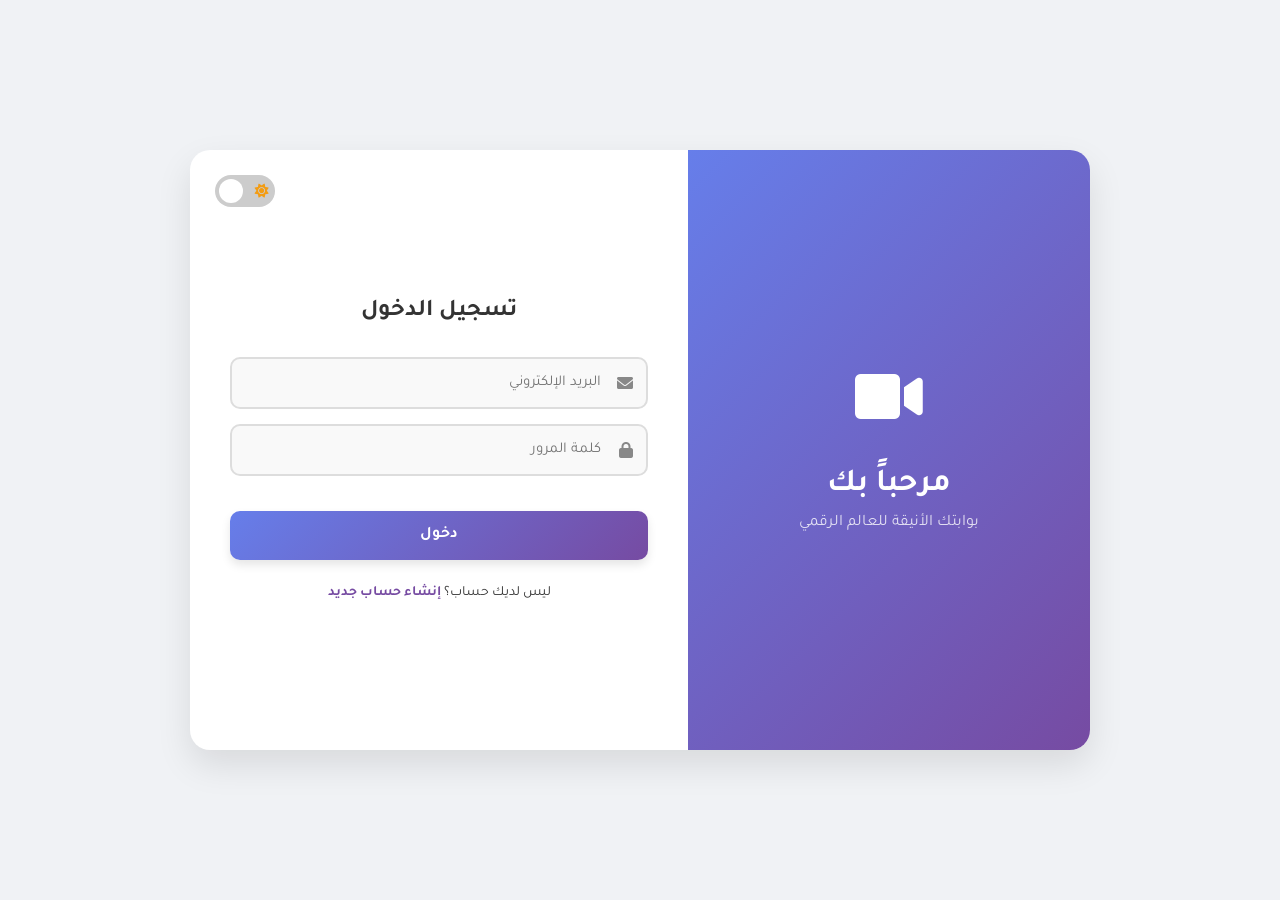
<file: index.html>
<!DOCTYPE html>
<html lang="ar" dir="rtl">
<head>
    <meta charset="UTF-8">
    <meta name="viewport" content="width=device-width, initial-scale=1.0, maximum-scale=1.0, user-scalable=no">
    <title>تسجيل الدخول - منصتي</title>
    <link rel="stylesheet" href="https://cdnjs.cloudflare.com/ajax/libs/font-awesome/6.0.0/css/all.min.css">
    <link rel="stylesheet" href="style.css">
</head>
<body>
    <div class="container">
        <div class="brand-section">
            <div class="brand-logo">
                <i class="fas fa-video"></i>
            </div>
            <h1>مرحباً بك</h1>
            <p>بوابتك الأنيقة للعالم الرقمي</p>
        </div>

        <div class="form-section">
            <div class="theme-switch-wrapper">
                <label class="theme-switch">
                    <input type="checkbox" id="themeCheckbox">
                    <span class="slider round">
                        <i class="fas fa-sun icon-sun"></i>
                        <i class="fas fa-moon icon-moon"></i>
                    </span>
                </label>
            </div>

            <!-- نموذج تسجيل الدخول -->
            <form id="login-form" class="auth-form form-active">
                <h2>تسجيل الدخول</h2>
                <div id="login-error-message" class="error-msg"></div>
                <div class="input-group">
                    <i class="fas fa-envelope input-icon"></i>
                    <input type="email" id="login-email" placeholder="البريد الإلكتروني" required>
                </div>
                <div class="input-group">
                    <i class="fas fa-lock input-icon"></i>
                    <input type="password" id="login-password" placeholder="كلمة المرور" required>
                </div>
                <button type="submit" class="btn-primary" id="login-btn">دخول</button>
                <p class="switch-p">ليس لديك حساب؟ <a href="#" id="show-register">إنشاء حساب جديد</a></p>
            </form>

            <!-- نموذج إنشاء حساب -->
            <form id="register-form" class="auth-form form-hidden">
                <h2>إنشاء حساب جديد</h2>
                <div id="error-message" class="error-msg"></div>
                <div class="input-group">
                    <i class="fas fa-user input-icon"></i>
                    <input type="text" id="reg-name" placeholder="الاسم الكامل" required>
                </div>
                <div class="input-group">
                    <i class="fas fa-calendar-alt input-icon"></i>
                    <input type="number" id="reg-age" placeholder="العمر (أقصى 60)" min="1" max="60" required>
                </div>
                <div class="input-group">
                    <i class="fas fa-globe input-icon"></i>
                    <input type="text" id="reg-country" list="countries-list" placeholder="الدولة" autocomplete="off" required>
                    <datalist id="countries-list">
                        <option value="مصر">
                        <option value="السعودية">
                        <option value="الإمارات">
                        <option value="الكويت">
                        <option value="قطر">
                        <option value="البحرين">
                        <option value="عمان">
                        <option value="اليمن">
                        <option value="العراق">
                        <option value="الأردن">
                        <option value="لبنان">
                        <option value="سوريا">
                        <option value="فلسطين">
                        <option value="ليبيا">
                        <option value="تونس">
                        <option value="الجزائر">
                        <option value="المغرب">
                        <option value="موريتانيا">
                        <option value="السودان">
                        <option value="تركيا">
                        <option value="إيران">
                        <option value="باكستان">
                        <option value="أفغانستان">
                        <option value="الهند">
                        <option value="أمريكا">
                        <option value="كندا">
                        <option value="بريطانيا">
                        <option value="فرنسا">
                        <option value="ألمانيا">
                        <option value="إيطاليا">
                        <option value="إسبانيا">
                        <option value="روسيا">
                        <option value="الصين">
                        <option value="اليابان">
                        <option value="أستراليا">
                    </datalist>
                </div>
                <div class="input-group">
                    <i class="fas fa-envelope input-icon"></i>
                    <input type="email" id="reg-email" placeholder="البريد الإلكتروني" required>
                </div>
                <div class="input-group">
                    <i class="fas fa-lock input-icon"></i>
                    <input type="password" id="reg-password" placeholder="كلمة المرور (8 أحرف على الأقل)" minlength="8" required>
                </div>
                <div class="input-group">
                    <i class="fas fa-check-circle input-icon"></i>
                    <input type="password" id="reg-confirm-password" placeholder="تأكيد كلمة المرور" required>
                </div>
                <button type="submit" class="btn-primary">متابعة التسجيل</button>
                <p class="switch-p">لديك حساب بالفعل؟ <a href="#" id="show-login">تسجيل الدخول هنا</a></p>
            </form>

            <!-- نموذج التحقق من رمز OTP -->
            <form id="verify-form" class="auth-form form-hidden">
                <h2>تفعيل الحساب</h2>
                <div id="verify-error-message" class="error-msg"></div>
                <p style="text-align: center; margin-bottom: 15px;">أدخل رمز التحقق المرسل إلى بريدك الإلكتروني</p>
                <div class="input-group">
                    <i class="fas fa-key input-icon"></i>
                    <input type="text" id="verify-code" placeholder="6 أرقام" maxlength="6" required>
                </div>
                <button type="submit" class="btn-primary">تحقق</button>
                <p class="switch-p"><a href="#" id="back-to-register">تعديل البيانات</a></p>
            </form>
        </div>
    </div>

    <!-- مربعات الحوار -->
    <div id="logoutDialog" class="dialog hidden">
        <div class="dialog-content">
            <p>هل أنت متأكد من تسجيل الخروج؟</p>
            <div class="dialog-buttons">
                <button id="confirmLogout" class="dialog-btn confirm">نعم</button>
                <button id="cancelLogout" class="dialog-btn cancel">لا</button>
            </div>
        </div>
    </div>

    <div id="suspendedDialog" class="dialog hidden">
        <div class="dialog-content">
            <p>تم تعليق حسابك. يرجى التواصل مع الدعم.</p>
            <div class="dialog-buttons">
                <button id="suspendedOkBtn" class="dialog-btn confirm">حسناً</button>
            </div>
        </div>
    </div>

    <!-- مربع نجاح التفعيل (جديد) -->
    <div id="activationSuccessDialog" class="dialog hidden">
        <div class="dialog-content">
            <i class="fas fa-check-circle" style="font-size: 48px; color: #4caf50; margin-bottom: 20px;"></i>
            <p>تم تفعيل حسابك بنجاح! 🎉</p>
            <div class="dialog-buttons">
                <button id="activationSuccessOkBtn" class="dialog-btn confirm">حسناً</button>
            </div>
        </div>
    </div>

    <script src="script.js"></script>
</body>
</html>
</file>
<file: style.css>
@import url('https://fonts.googleapis.com/css2?family=Tajawal:wght@400;500;700&display=swap');

:root {
    --bg-color: #f0f2f5;
    --container-bg: #ffffff;
    --text-color: #333333;
    --input-bg: #f9f9f9;
    --input-border: #ddd;
    --primary-gradient: linear-gradient(135deg, #667eea 0%, #764ba2 100%);
    --btn-hover: #5a6fd1;
    --shadow: 0 15px 35px rgba(0,0,0,0.1);
    --error-bg: #f8d7da;
    --error-text: #842029;
}

[data-theme="dark"] {
    --bg-color: #1a1a1d;
    --container-bg: #2d2d30;
    --text-color: #e0e0e0;
    --input-bg: #3a3a3d;
    --input-border: #444;
    --primary-gradient: linear-gradient(135deg, #8e44ad 0%, #3498db 100%);
    --btn-hover: #9b59b6;
    --shadow: 0 15px 35px rgba(0,0,0,0.3);
    --error-bg: #2c0b0e;
    --error-text: #ea868f;
}

* {
    box-sizing: border-box;
    margin: 0;
    padding: 0;
    font-family: 'Tajawal', sans-serif;
    transition: background-color 0.3s ease, color 0.3s ease;
}

body {
    background-color: var(--bg-color);
    display: flex;
    justify-content: center;
    align-items: center;
    min-height: 100vh;
    padding: 20px;
}

.container {
    background-color: var(--container-bg);
    width: 100%;
    max-width: 900px;
    border-radius: 20px;
    box-shadow: var(--shadow);
    display: flex;
    overflow: hidden;
    min-height: 600px;
}

.brand-section {
    flex: 1;
    background: var(--primary-gradient);
    color: white;
    display: flex;
    flex-direction: column;
    justify-content: center;
    align-items: center;
    padding: 40px;
    text-align: center;
}

.brand-logo {
    font-size: 60px;
    margin-bottom: 20px;
}

.brand-section h1 {
    font-size: 32px;
    margin-bottom: 10px;
}

.brand-section p {
    font-size: 16px;
    opacity: 0.8;
}

.form-section {
    flex: 1.3;
    padding: 50px 40px;
    display: flex;
    flex-direction: column;
    justify-content: center;
    position: relative;
}

.theme-switch-wrapper {
    position: absolute;
    top: 25px;
    left: 25px;
    z-index: 10;
}

.theme-switch {
    display: inline-block;
    height: 32px;
    position: relative;
    width: 60px;
}

.theme-switch input {
    display: none;
}

.slider {
    background-color: #ccc;
    bottom: 0;
    cursor: pointer;
    left: 0;
    position: absolute;
    right: 0;
    top: 0;
    transition: .4s;
    display: flex;
    align-items: center;
    justify-content: space-between;
    padding: 0 6px;
}

.slider:before {
    background-color: white;
    bottom: 4px;
    content: "";
    height: 24px;
    left: 4px;
    position: absolute;
    transition: .4s;
    width: 24px;
    z-index: 2;
}

input:checked + .slider {
    background: var(--primary-gradient);
}

input:checked + .slider:before {
    transform: translateX(28px);
}

.slider.round {
    border-radius: 34px;
}

.slider.round:before {
    border-radius: 50%;
}

.icon-sun { color: #f39c12; font-size: 14px; }
.icon-moon { color: #f1c40f; font-size: 14px; }

h2 {
    text-align: center;
    color: var(--text-color);
    margin-bottom: 30px;
    font-weight: 700;
}

.input-group {
    position: relative;
    margin-bottom: 15px;
}

.input-icon {
    position: absolute;
    top: 50%;
    right: 15px;
    transform: translateY(-50%);
    color: #888;
    transition: color 0.3s;
    pointer-events: none;
}

input {
    width: 100%;
    padding: 15px 45px 15px 15px;
    background-color: var(--input-bg);
    border: 2px solid var(--input-border);
    border-radius: 10px;
    font-size: 15px;
    color: var(--text-color);
    outline: none;
    transition: border-color 0.3s;
}

input:focus {
    border-color: #764ba2;
}

input:focus + .input-icon {
    color: #764ba2;
}

#reg-country {
    background-image: url('data:image/svg+xml;utf8,<svg xmlns="http://www.w3.org/2000/svg" width="16" height="16" viewBox="0 0 24 24" fill="none" stroke="%23888" stroke-width="2" stroke-linecap="round" stroke-linejoin="round"><polyline points="6 9 12 15 18 9"></polyline></svg>');
    background-repeat: no-repeat;
    background-position: left 15px center;
    padding-left: 40px;
    background-size: 16px;
}

.btn-primary {
    width: 100%;
    padding: 15px;
    background: var(--primary-gradient);
    color: white;
    border: none;
    border-radius: 10px;
    cursor: pointer;
    font-size: 16px;
    font-weight: 700;
    margin-top: 20px;
    box-shadow: 0 5px 10px rgba(0,0,0,0.1);
    transition: transform 0.2s, box-shadow 0.2s;
}

.btn-primary:hover {
    transform: translateY(-2px);
    box-shadow: 0 7px 15px rgba(0,0,0,0.15);
}

.btn-primary:active {
    transform: translateY(0);
}

.switch-p {
    text-align: center;
    margin-top: 25px;
    font-size: 14px;
    color: var(--text-color);
}

a {
    color: #764ba2;
    text-decoration: none;
    font-weight: 700;
}

a:hover {
    text-decoration: underline;
}

.error-msg {
    color: var(--error-text);
    background-color: var(--error-bg);
    border: 1px solid var(--error-text);
    padding: 12px;
    border-radius: 8px;
    margin-bottom: 20px;
    font-size: 14px;
    text-align: center;
    display: none;
    font-weight: 500;
}

#verify-code {
    text-align: center;
    letter-spacing: 6px;
    font-size: 20px;
    font-weight: bold;
    direction: ltr;
}

.form-hidden {
    display: none;
}

.form-active {
    display: block;
    animation: smoothSlide 0.4s ease forwards;
}

@keyframes smoothSlide {
    0% {
        opacity: 0;
        transform: translateX(-15px);
    }
    100% {
        opacity: 1;
        transform: translateX(0);
    }
}

/* مربعات الحوار */
.dialog {
    position: fixed;
    top: 0;
    left: 0;
    width: 100%;
    height: 100%;
    background: rgba(0, 0, 0, 0.7);
    display: flex;
    align-items: center;
    justify-content: center;
    z-index: 10001;
    backdrop-filter: blur(5px);
}

.dialog-content {
    background: var(--container-bg);
    border-radius: 30px;
    padding: 30px;
    max-width: 300px;
    width: 90%;
    text-align: center;
    border: 1px solid var(--input-border);
    box-shadow: 0 20px 30px rgba(0,0,0,0.5);
}

.dialog-content p {
    color: var(--text-color);
    font-size: 18px;
    margin-bottom: 25px;
}

.dialog-buttons {
    display: flex;
    gap: 15px;
    justify-content: center;
}

.dialog-btn {
    padding: 10px 20px;
    border: none;
    border-radius: 40px;
    font-size: 14px;
    font-weight: bold;
    cursor: pointer;
    transition: 0.2s;
    min-width: 80px;
}

.dialog-btn.confirm {
    background: var(--primary-gradient);
    color: white;
}

.dialog-btn.confirm:hover {
    transform: scale(1.02);
}

.dialog-btn.cancel {
    background: var(--input-bg);
    color: var(--text-color);
}

.dialog-btn.cancel:hover {
    background: var(--btn-hover);
    color: white;
}

.hidden {
    display: none !important;
}

@media (max-width: 768px) {
    .container {
        flex-direction: column;
        min-height: auto;
    }
    .brand-section {
        padding: 30px;
    }
    .brand-logo {
        font-size: 40px;
        margin-bottom: 10px;
    }
    .brand-section h1 {
        font-size: 24px;
    }
    .form-section {
        padding: 40px 30px;
    }
    .theme-switch-wrapper {
        top: 15px;
        left: 15px;
    }
}
</file>
